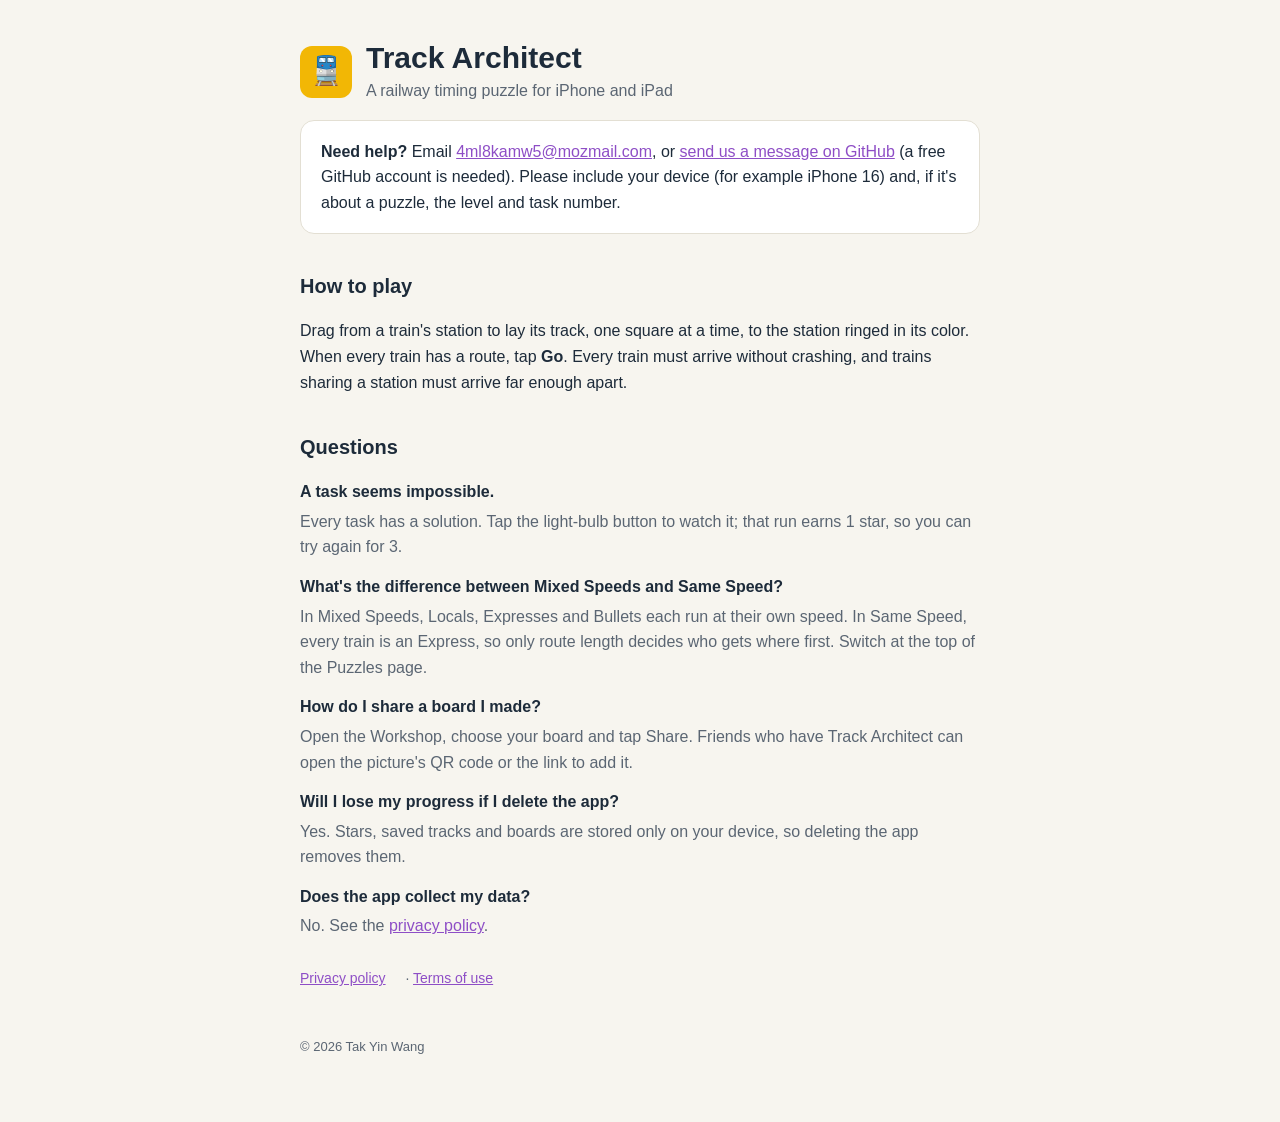
<file: index.html>
<!doctype html>
<html lang="en">
<head>
<meta charset="utf-8">
<meta name="viewport" content="width=device-width, initial-scale=1">
<title>Track Architect Support</title>
<meta name="description" content="Help and contact for Track Architect, a railway timing puzzle for iPhone and iPad.">
<link rel="stylesheet" href="style.css">
</head>
<body>
<main>
  <header>
    <div class="mark" aria-hidden="true">🚆</div>
    <div>
      <h1>Track Architect</h1>
      <p class="tag">A railway timing puzzle for iPhone and iPad</p>
    </div>
  </header>

  <div class="card">
    <strong>Need help?</strong> Email <a href="mailto:4ml8kamw5@mozmail.com">4ml8kamw5@mozmail.com</a>, or <a href="https://github.com/tywangdev/track-architect/issues/new">send us a message on GitHub</a> (a free GitHub account is needed).
    Please include your device (for example iPhone 16) and, if it's about a puzzle, the level and task number.
  </div>

  <h2>How to play</h2>
  <p>Drag from a train's station to lay its track, one square at a time, to the station ringed in its color. When every train has a route, tap <strong>Go</strong>. Every train must arrive without crashing, and trains sharing a station must arrive far enough apart.</p>

  <h2>Questions</h2>
  <dl>
    <dt>A task seems impossible.</dt>
    <dd>Every task has a solution. Tap the light-bulb button to watch it; that run earns 1 star, so you can try again for 3.</dd>
    <dt>What's the difference between Mixed Speeds and Same Speed?</dt>
    <dd>In Mixed Speeds, Locals, Expresses and Bullets each run at their own speed. In Same Speed, every train is an Express, so only route length decides who gets where first. Switch at the top of the Puzzles page.</dd>
    <dt>How do I share a board I made?</dt>
    <dd>Open the Workshop, choose your board and tap Share. Friends who have Track Architect can open the picture's QR code or the link to add it.</dd>
    <dt>Will I lose my progress if I delete the app?</dt>
    <dd>Yes. Stars, saved tracks and boards are stored only on your device, so deleting the app removes them.</dd>
    <dt>Does the app collect my data?</dt>
    <dd>No. See the <a href="privacy.html">privacy policy</a>.</dd>
  </dl>

  <nav><a href="privacy.html">Privacy policy</a> · <a href="terms.html">Terms of use</a></nav>
  <footer>© 2026 Tak Yin Wang</footer>
</main>
</body>
</html>
</file>
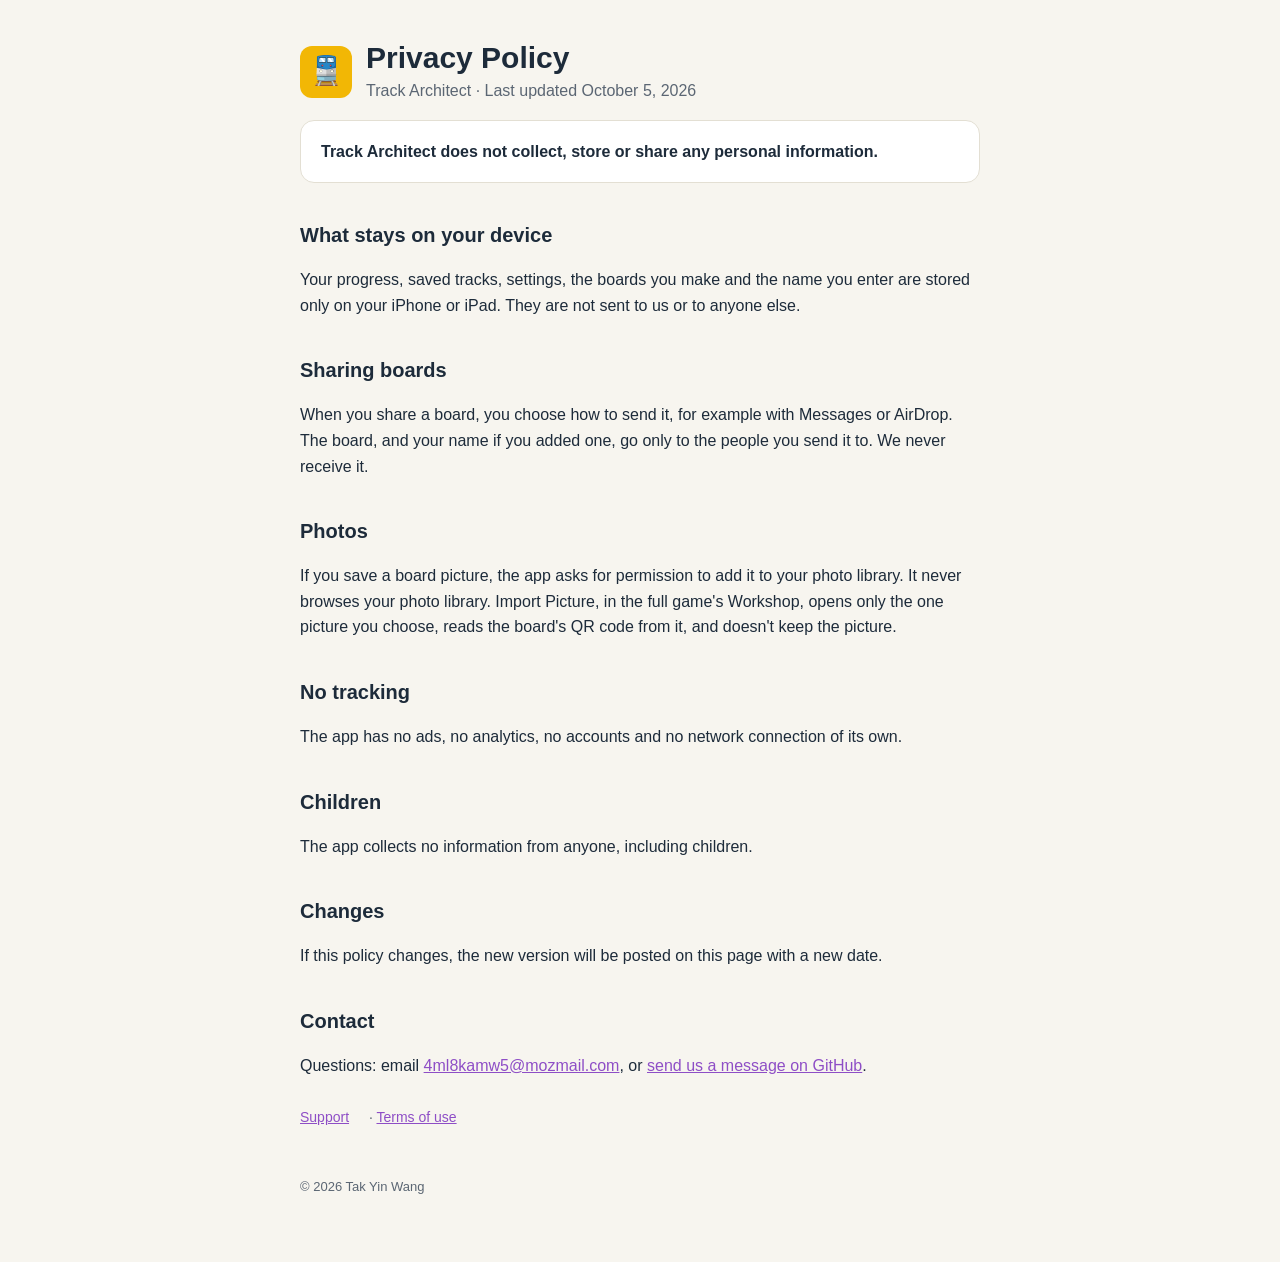
<file: privacy.html>
<!doctype html>
<html lang="en">
<head>
<meta charset="utf-8">
<meta name="viewport" content="width=device-width, initial-scale=1">
<title>Track Architect Privacy Policy</title>
<meta name="description" content="Privacy policy for Track Architect.">
<link rel="stylesheet" href="style.css">
</head>
<body>
<main>
  <header>
    <div class="mark" aria-hidden="true">🚆</div>
    <div>
      <h1>Privacy Policy</h1>
      <p class="tag">Track Architect · Last updated October 5, 2026</p>
    </div>
  </header>

  <div class="card"><strong>Track Architect does not collect, store or share any personal information.</strong></div>

  <h2>What stays on your device</h2>
  <p>Your progress, saved tracks, settings, the boards you make and the name you enter are stored only on your iPhone or iPad. They are not sent to us or to anyone else.</p>

  <h2>Sharing boards</h2>
  <p>When you share a board, you choose how to send it, for example with Messages or AirDrop. The board, and your name if you added one, go only to the people you send it to. We never receive it.</p>

  <h2>Photos</h2>
  <p>If you save a board picture, the app asks for permission to add it to your photo library. It never browses your photo library. Import Picture, in the full game's Workshop, opens only the one picture you choose, reads the board's QR code from it, and doesn't keep the picture.</p>

  <h2>No tracking</h2>
  <p>The app has no ads, no analytics, no accounts and no network connection of its own.</p>

  <h2>Children</h2>
  <p>The app collects no information from anyone, including children.</p>

  <h2>Changes</h2>
  <p>If this policy changes, the new version will be posted on this page with a new date.</p>

  <h2>Contact</h2>
  <p>Questions: email <a href="mailto:4ml8kamw5@mozmail.com">4ml8kamw5@mozmail.com</a>, or <a href="https://github.com/tywangdev/track-architect/issues/new">send us a message on GitHub</a>.</p>

  <nav><a href="index.html">Support</a> · <a href="terms.html">Terms of use</a></nav>
  <footer>© 2026 Tak Yin Wang</footer>
</main>
</body>
</html>
</file>
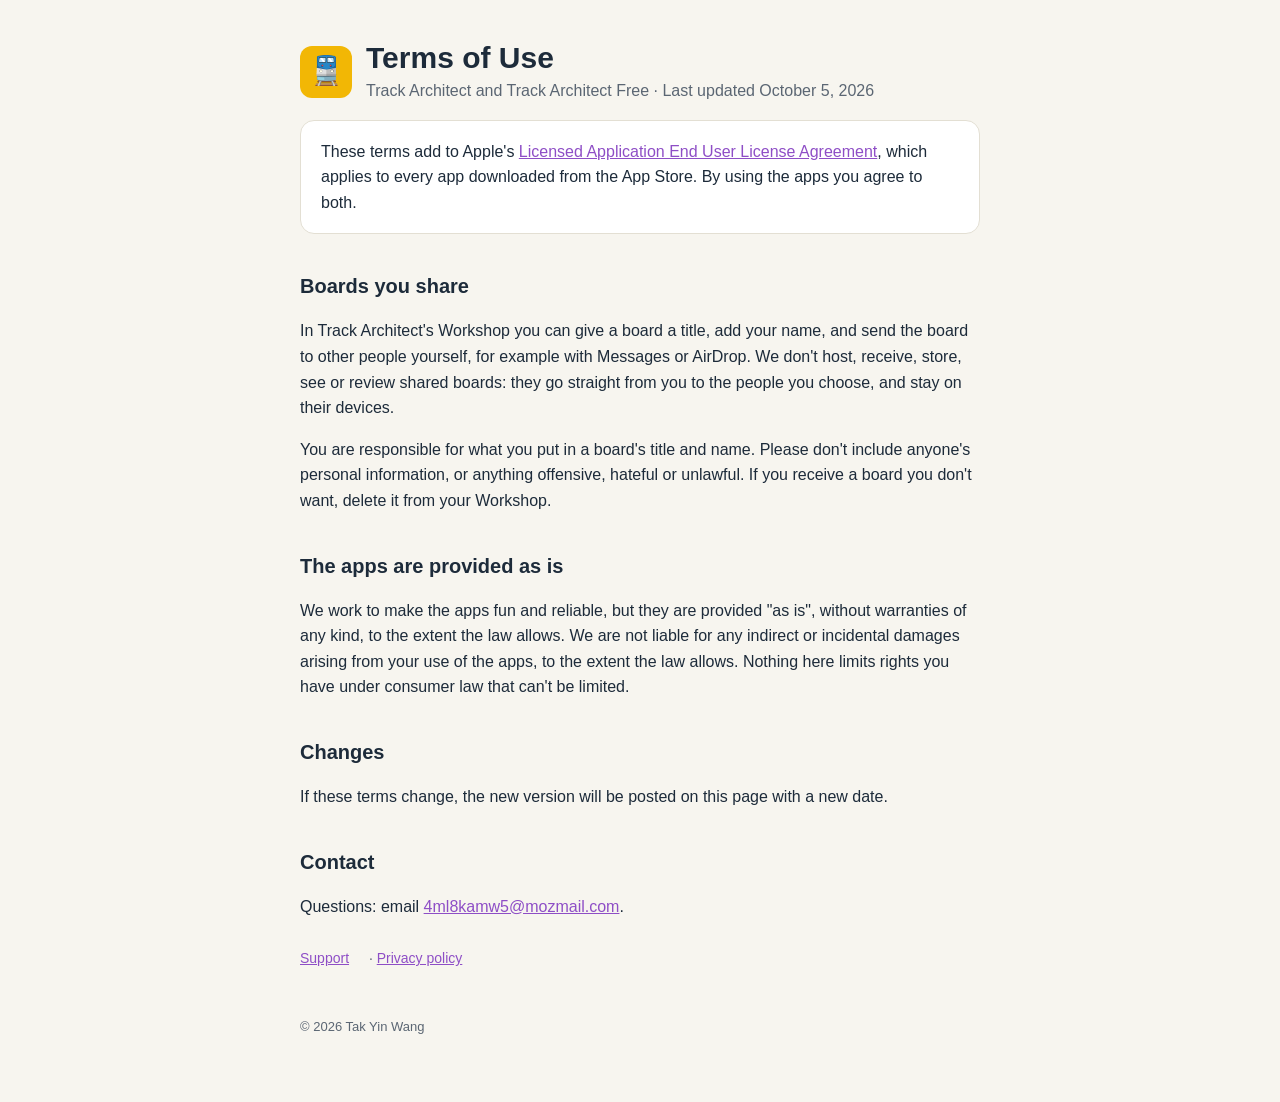
<file: terms.html>
<!doctype html>
<html lang="en">
<head>
<meta charset="utf-8">
<meta name="viewport" content="width=device-width, initial-scale=1">
<title>Track Architect Terms of Use</title>
<meta name="description" content="Terms of use for Track Architect and Track Architect Free.">
<link rel="stylesheet" href="style.css">
</head>
<body>
<main>
  <header>
    <div class="mark" aria-hidden="true">🚆</div>
    <div>
      <h1>Terms of Use</h1>
      <p class="tag">Track Architect and Track Architect Free · Last updated October 5, 2026</p>
    </div>
  </header>

  <div class="card">These terms add to Apple's <a href="https://www.apple.com/legal/internet-services/itunes/dev/stdeula/">Licensed Application End User License Agreement</a>, which applies to every app downloaded from the App Store. By using the apps you agree to both.</div>

  <h2>Boards you share</h2>
  <p>In Track Architect's Workshop you can give a board a title, add your name, and send the board to other people yourself, for example with Messages or AirDrop. We don't host, receive, store, see or review shared boards: they go straight from you to the people you choose, and stay on their devices.</p>
  <p>You are responsible for what you put in a board's title and name. Please don't include anyone's personal information, or anything offensive, hateful or unlawful. If you receive a board you don't want, delete it from your Workshop.</p>

  <h2>The apps are provided as is</h2>
  <p>We work to make the apps fun and reliable, but they are provided "as is", without warranties of any kind, to the extent the law allows. We are not liable for any indirect or incidental damages arising from your use of the apps, to the extent the law allows. Nothing here limits rights you have under consumer law that can't be limited.</p>

  <h2>Changes</h2>
  <p>If these terms change, the new version will be posted on this page with a new date.</p>

  <h2>Contact</h2>
  <p>Questions: email <a href="mailto:4ml8kamw5@mozmail.com">4ml8kamw5@mozmail.com</a>.</p>

  <nav><a href="index.html">Support</a> · <a href="privacy.html">Privacy policy</a></nav>
  <footer>© 2026 Tak Yin Wang</footer>
</main>
</body>
</html>
</file>
<file: style.css>
:root{--bg:#f7f5ef;--card:#fff;--ink:#1d2b3a;--muted:#5b6673;--accent:#8e4ec6;--gold:#f2b705;--line:#e3dfd3}
@media (prefers-color-scheme:dark){:root{--bg:#141a22;--card:#1c2530;--ink:#eef1f4;--muted:#a6b0bb;--accent:#b88be0;--line:#2c3744}}
*{box-sizing:border-box}
body{margin:0;background:var(--bg);color:var(--ink);font:16px/1.6 -apple-system,BlinkMacSystemFont,"Segoe UI",Roboto,Helvetica,Arial,sans-serif}
main{max-width:720px;margin:0 auto;padding:40px 20px 64px}
header{display:flex;align-items:center;gap:14px;margin-bottom:8px}
.mark{width:52px;height:52px;border-radius:12px;background:var(--gold);display:grid;place-items:center;font-size:28px}
h1{font-size:30px;line-height:1.2;margin:0}
.tag{color:var(--muted);margin:2px 0 0}
h2{font-size:20px;margin:36px 0 8px}
.card{background:var(--card);border:1px solid var(--line);border-radius:14px;padding:18px 20px;margin-top:16px}
a{color:var(--accent)}
dt{font-weight:600;margin-top:14px}
dd{margin:4px 0 0;color:var(--muted)}
nav{margin-top:28px;font-size:14px;color:var(--muted)}
nav a{margin-right:16px}
footer{margin-top:48px;font-size:13px;color:var(--muted)}
</file>
